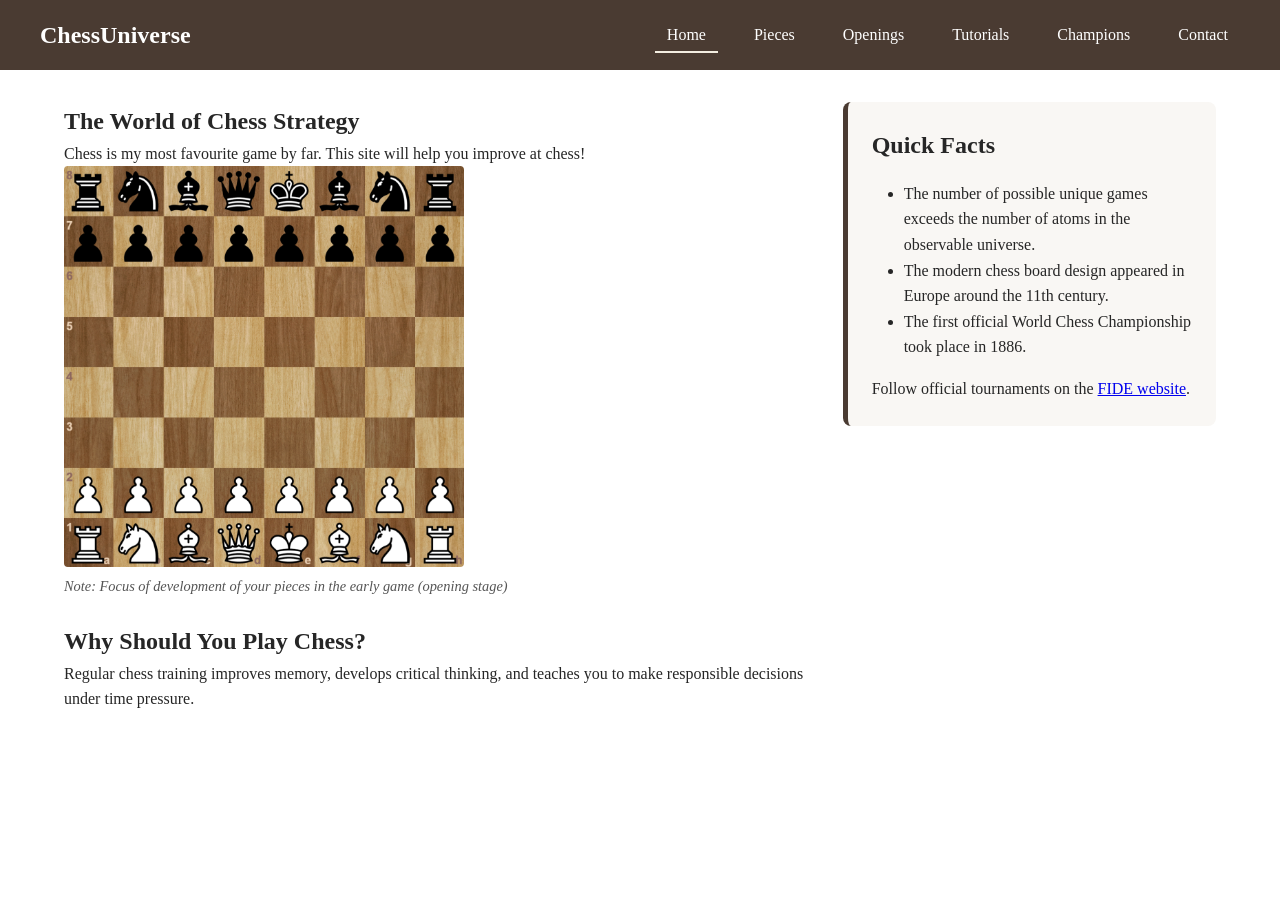
<file: index.html>
<!DOCTYPE html>
<html>
<head>
    <meta charset="UTF-8">
    <title>Chess Club | Home Page</title>
    <link rel="stylesheet" href="style.css">
</head>
<body>

    <header class="site-header">
        <nav class="nav-container" aria-label="Main navigation menu">
            <div class="logo"><a href="index.html">ChessUniverse</a></div>
            <ul class="nav-menu">
                <li><a href="index.html" class="active" aria-current="page">Home</a></li>
                <li><a href="pieces.html">Pieces</a></li>
                <li><a href="openings.html">Openings</a></li>
                <li><a href="tutorials.html">Tutorials</a></li>
                <li><a href="champions.html">Champions</a></li>
                <li><a href="contact.html">Contact</a></li>
            </ul>
        </nav>
    </header>

    <main class="main-container">
        <div class="grid-layout">
            <section aria-labelledby="welcome-heading">
                <h1 id="welcome-heading">The World of Chess Strategy</h1>
                <p>Chess is my most favourite game by far. This site will help you improve at chess!</p>
                
                <figure>
                    <img src="image1.png" alt="A chess board with wooden pieces in the middle of a game" class="web-image">
                    <figcaption class="img-caption">Note: Focus of development of your pieces in the early game (opening stage)</figcaption>
                </figure>

                <h2>Why Should You Play Chess?</h2>
                <p>Regular chess training improves memory, develops critical thinking, and teaches you to make responsible decisions under time pressure.</p>
            </section>

            <aside class="sidebar" aria-labelledby="sidebar-heading">
                <div class="card">
                    <h2 id="sidebar-heading">Quick Facts</h2>
                    <ul class="simple-list">
                        <li>The number of possible unique games exceeds the number of atoms in the observable universe.</li>
                        <li>The modern chess board design appeared in Europe around the 11th century.</li>
                        <li>The first official World Chess Championship took place in 1886.</li>
                    </ul>
                    <p>Follow official tournaments on the <a href="https://fide.com" target="_blank" rel="noopener noreferrer" aria-label="Official website of the International Chess Federation (opens in a new window)">FIDE website</a>.</p>
                </div>
            </aside>
        </div>
    </main>
</body>
</html>
</file>
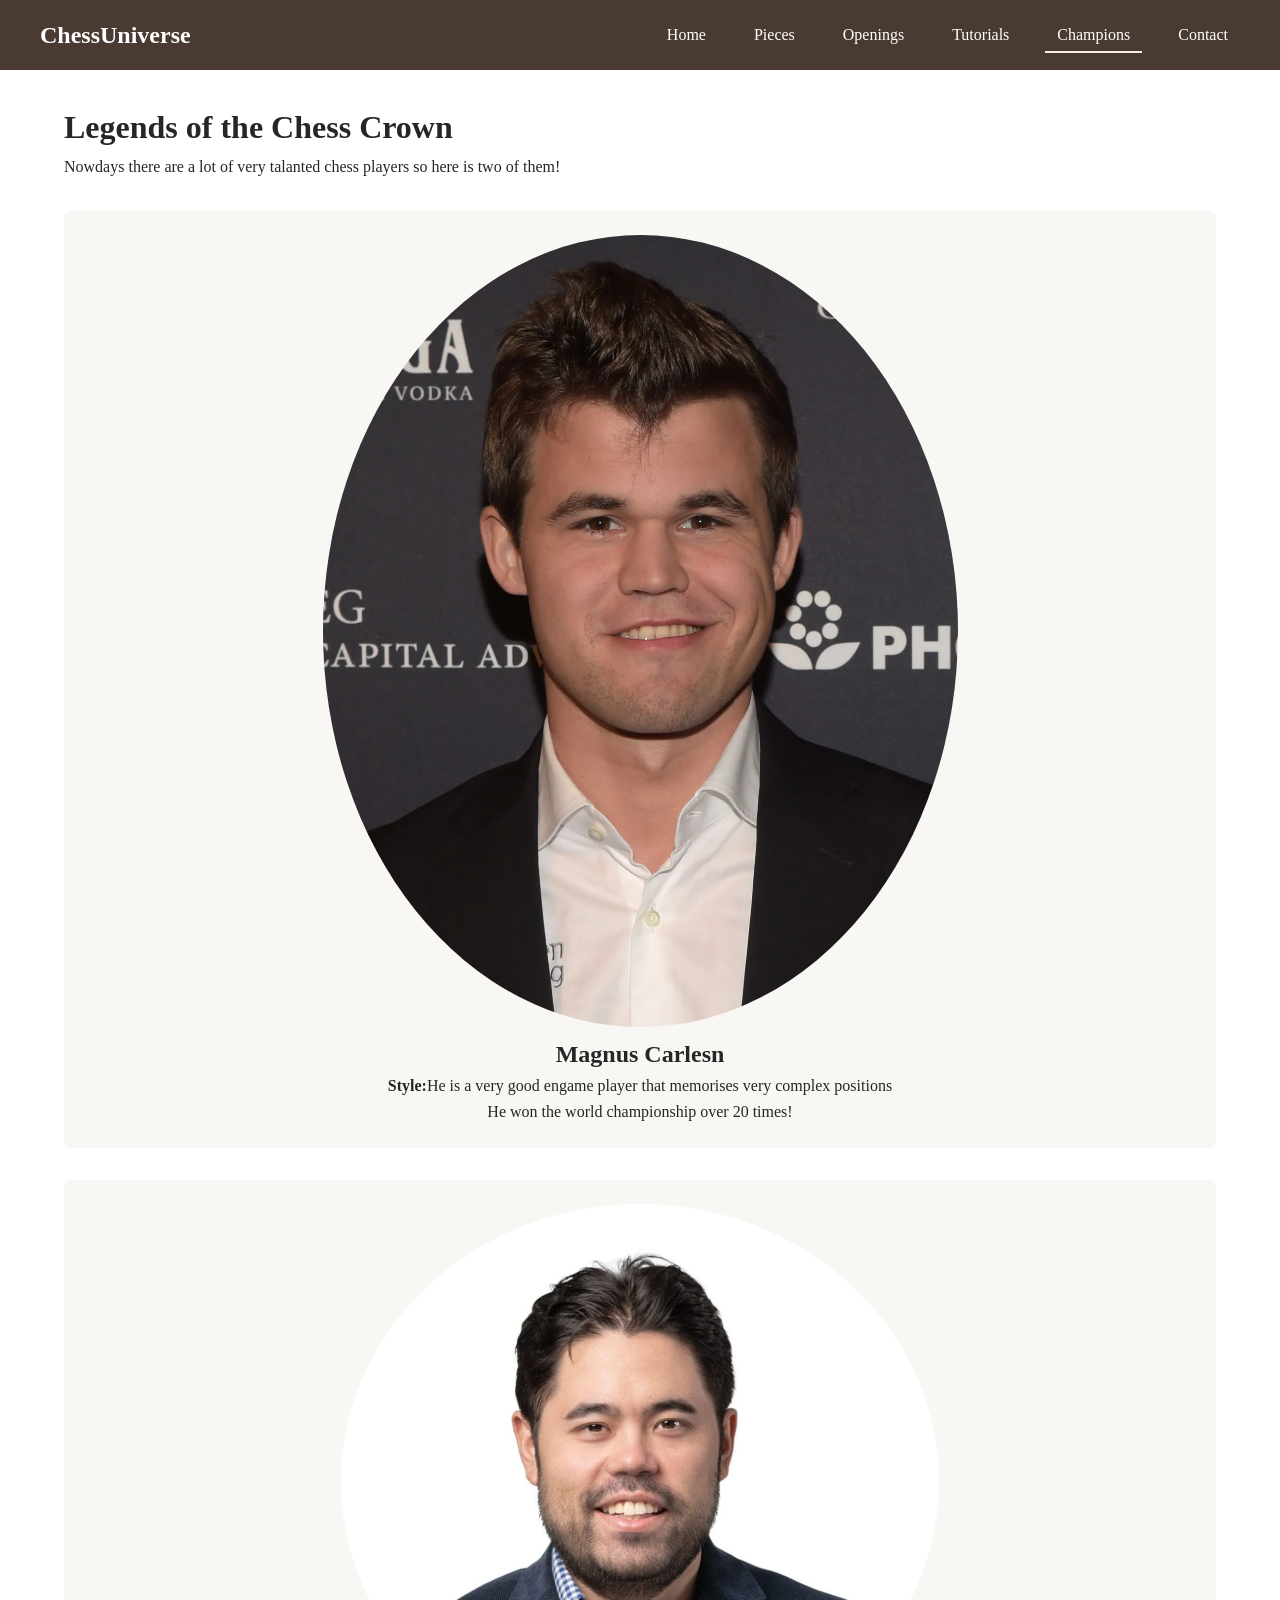
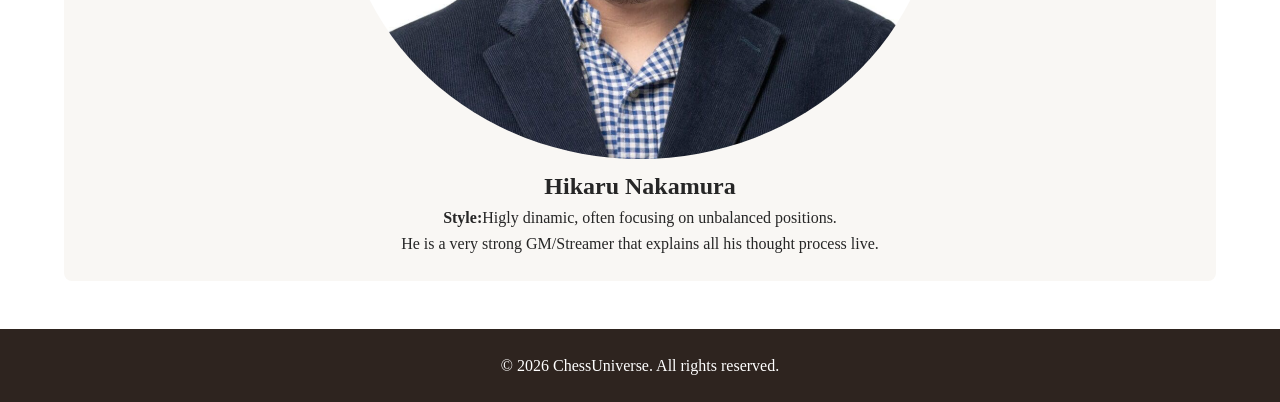
<file: champions.html>
<!DOCTYPE html>
<html>
<head>
    <meta charset="UTF-8">
    <title>World Champions | ChessUniverse</title>
    <link rel="stylesheet" href="style.css">
    <style>
        .team-flex {
            display: flex;
            gap: 2rem;
            flex-wrap: wrap;
            margin-top: 2rem;
        }
        .team-member {
            flex: 1 1 300px;
            background: var(--bg-gray);
            border-radius: 8px;
            padding: 1.5rem;
            text-align: center;
        }
    </style>
</head>
<body>

    <header class="site-header">
        <nav class="nav-container" aria-label="Main navigation menu">
            <div class="logo"><a href="index.html">ChessUniverse</a></div>
            <ul class="nav-menu">
                <li><a href="index.html">Home</a></li>
                <li><a href="pieces.html">Pieces</a></li>
                <li><a href="openings.html">Openings</a></li>
                <li><a href="tutorials.html">Tutorials</a></li>
                <li><a href="champions.html" class="active" aria-current="page">Champions</a></li>
                <li><a href="contact.html">Contact</a></li>
            </ul>
        </nav>
    </header>

    <main class="main-container">
        <h1>Legends of the Chess Crown</h1>
        <p>Nowdays there are a lot of very talanted chess players so here is two of them!</p>

        <div class="team-flex">
            <section class="team-member" aria-labelledby="champ1-name">
                <img src="image5.png" alt="Magnus Carlsen" style="border-radius: 50%;">
                <h2 id="champ1-name">Magnus Carlesn</h2>
                <p><strong>Style:</strong>He is a very good engame player that memorises very complex positions</p>
                <p>He won the world championship over 20 times!</p>
            </section>

            <section class="team-member" aria-labelledby="champ2-name">
                <img src="image6.png" alt="Hikaru Nakamura" style="border-radius: 50%;">
                <h2 id="champ2-name">Hikaru Nakamura</h2>
                <p><strong>Style:</strong>Higly dinamic, often focusing on unbalanced positions.</p>
                <p>He is a very strong GM/Streamer that explains all his thought process live.</p>
            </section>
        </div>
    </main>

    <footer class="site-footer">
        <p>&copy; 2026 ChessUniverse. All rights reserved.</p>
    </footer>

</body>
</html>
</file>
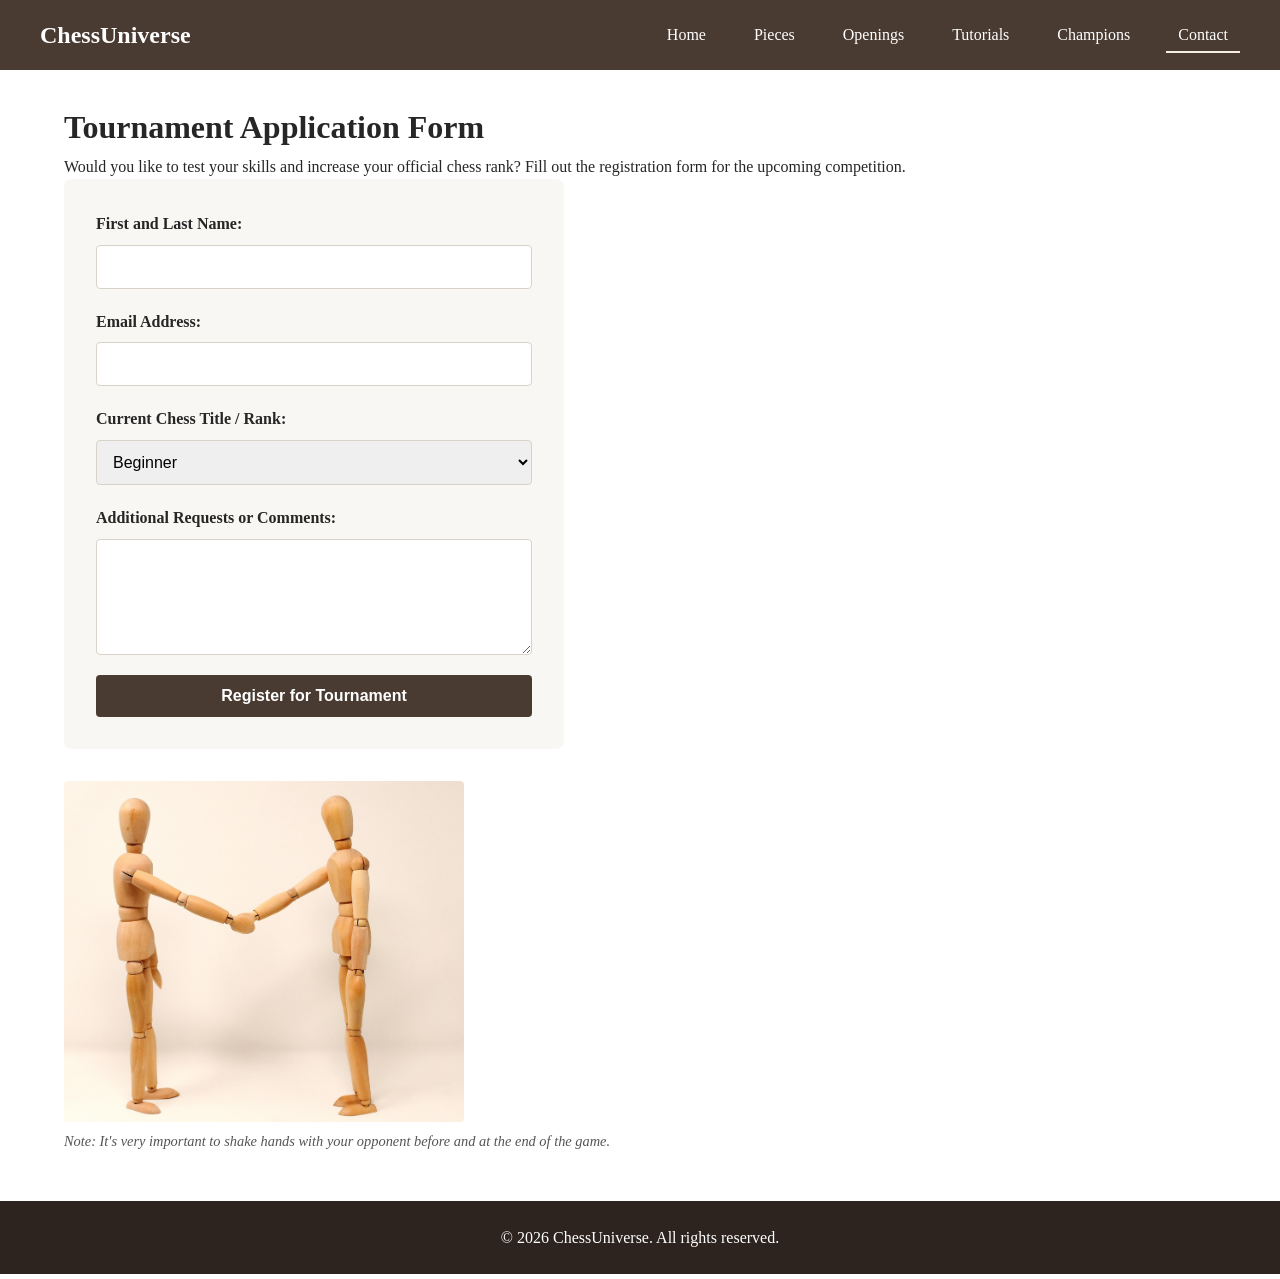
<file: contact.html>
<!DOCTYPE html>
<html>
<head>
    <meta charset="UTF-8">
    <title>Tournament Registration | ChessUniverse</title>
    <link rel="stylesheet" href="style.css">
</head>
<body>

    <header class="site-header">
        <nav class="nav-container" aria-label="Main navigation menu">
            <div class="logo"><a href="index.html">ChessUniverse</a></div>
            <ul class="nav-menu">
                <li><a href="index.html">Home</a></li>
                <li><a href="pieces.html">Pieces</a></li>
                <li><a href="openings.html">Openings</a></li>
                <li><a href="tutorials.html">Tutorials</a></li>
                <li><a href="champions.html">Champions</a></li>
                <li><a href="contact.html" class="active" aria-current="page">Contact</a></li>
            </ul>
        </nav>
    </header>

    <main class="main-container">
        <h1>Tournament Application Form</h1>
        <p>Would you like to test your skills and increase your official chess rank? Fill out the registration form for the upcoming competition.</p>

        <form action="#" method="post" class="accessible-form" aria-label="Player registration form">
            
            <div class="form-group">
                <label for="user-name" class="form-label">First and Last Name:</label>
                <input type="text" id="user-name" name="name" class="form-control" required autocomplete="name">
            </div>

            <div class="form-group">
                <label for="user-email" class="form-label">Email Address:</label>
                <input type="email" id="user-email" name="email" class="form-control" required autocomplete="email">
            </div>

            <div class="form-group">
                <label for="rank" class="form-label">Current Chess Title / Rank:</label>
                <select id="rank" name="rank" class="form-control">
                    <option value="none">Beginner</option>
                    <option value="3rd">Intermediate</option>
                    <option value="2nd">Advanced</option>
                    <option value="1st">Titled player</option>
                </select>
            </div>

            <div class="form-group">
                <label for="message" class="form-label">Additional Requests or Comments:</label>
                <textarea id="message" name="message" rows="5" class="form-control" required></textarea>
            </div>

            <button type="submit" class="submit-btn">Register for Tournament</button>
        </form>

        <figure style="margin-top: 2rem;">
            <img src="image7.png" class="web-image">
            <figcaption class="img-caption">Note: It's very important to shake hands with your opponent before and at the end of the game.</figcaption>
        </figure>
    </main>

    <footer class="site-footer">
        <p>&copy; 2026 ChessUniverse. All rights reserved.</p>
    </footer>

</body>
</html>
</file>
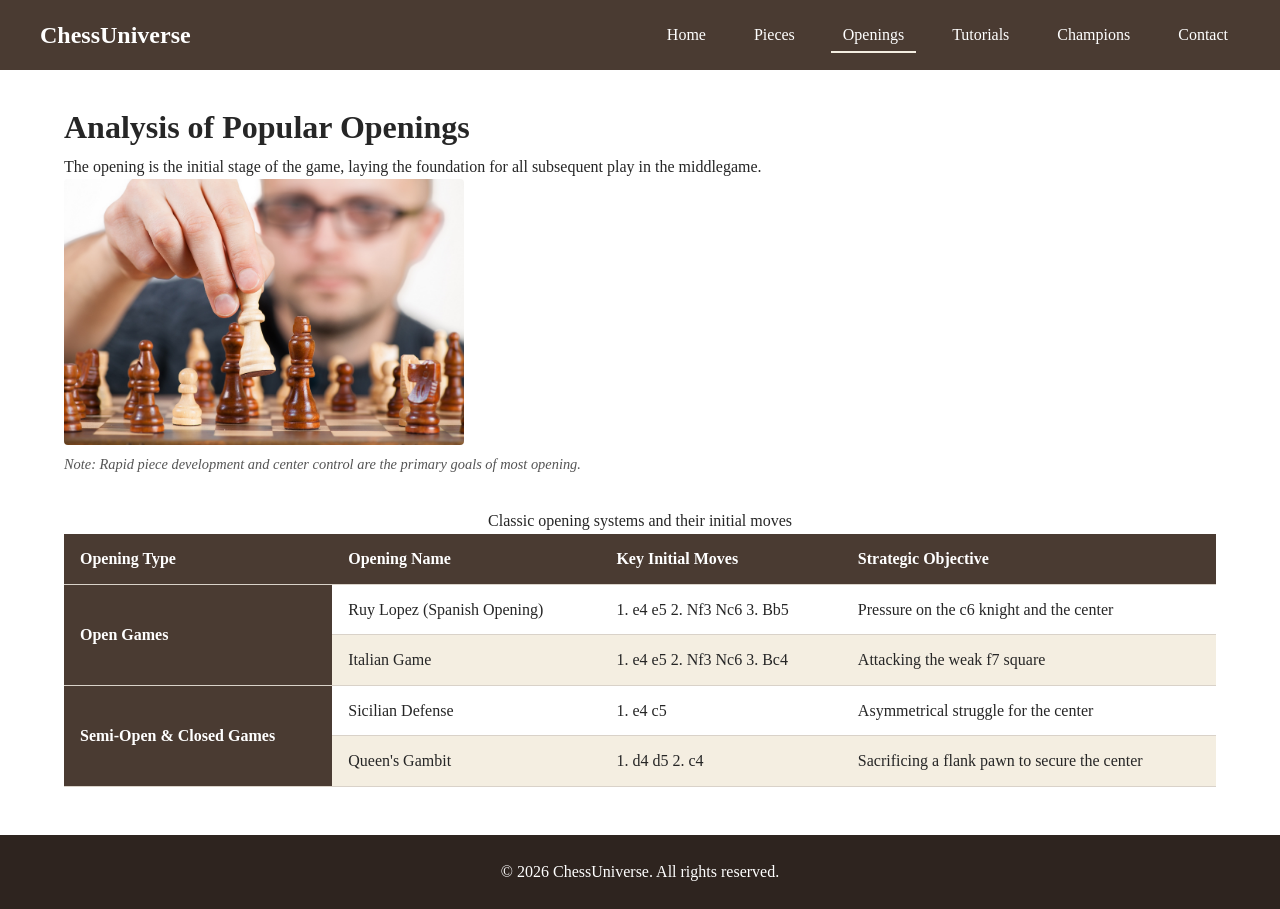
<file: openings.html>
<!DOCTYPE html>
<html>
<head>
    <meta charset="UTF-8">
    <title>Chess Openings | ChessUniverse</title>
    <link rel="stylesheet" href="style.css">
</head>
<body>

    <header class="site-header">
        <nav class="nav-container" aria-label="Main navigation menu">
            <div class="logo"><a href="index.html">ChessUniverse</a></div>
            <ul class="nav-menu">
                <li><a href="index.html">Home</a></li>
                <li><a href="pieces.html">Pieces</a></li>
                <li><a href="openings.html" class="active" aria-current="page">Openings</a></li>
                <li><a href="tutorials.html">Tutorials</a></li>
                <li><a href="champions.html">Champions</a></li>
                <li><a href="contact.html">Contact</a></li>
            </ul>
        </nav>
    </header>

    <main class="main-container">
        <h1>Analysis of Popular Openings</h1>
        <p>The opening is the initial stage of the game, laying the foundation for all subsequent play in the middlegame.</p>

        <figure>
            <img src="image3.jpg" class="web-image">
            <figcaption class="img-caption">Note: Rapid piece development and center control are the primary goals of most opening.</figcaption>
        </figure>

        <div class="table-container">
            <table class="custom-table">
                <caption>Classic opening systems and their initial moves</caption>
                <thead>
                    <tr>
                        <th scope="col">Opening Type</th>
                        <th scope="col">Opening Name</th>
                        <th scope="col">Key Initial Moves</th>
                        <th scope="col">Strategic Objective</th>
                    </tr>
                </thead>
                <tbody>
                    <tr>
                        <th scope="row" rowspan="2">Open Games</th>
                        <td>Ruy Lopez (Spanish Opening)</td>
                        <td>1. e4 e5 2. Nf3 Nc6 3. Bb5</td>
                        <td>Pressure on the c6 knight and the center</td>
                    </tr>
                    <tr>
                        <td>Italian Game</td>
                        <td>1. e4 e5 2. Nf3 Nc6 3. Bc4</td>
                        <td>Attacking the weak f7 square</td>
                    </tr>
                    <tr>
                        <th scope="row" rowspan="2">Semi-Open & Closed Games</th>
                        <td>Sicilian Defense</td>
                        <td>1. e4 c5</td>
                        <td>Asymmetrical struggle for the center</td>
                    </tr>
                    <tr>
                        <td>Queen's Gambit</td>
                        <td>1. d4 d5 2. c4</td>
                        <td>Sacrificing a flank pawn to secure the center</td>
                    </tr>
                </tbody>
            </table>
        </div>
    </main>

    <footer class="site-footer">
        <p>&copy; 2026 ChessUniverse. All rights reserved.</p>
    </footer>

</body>
</html>
</file>
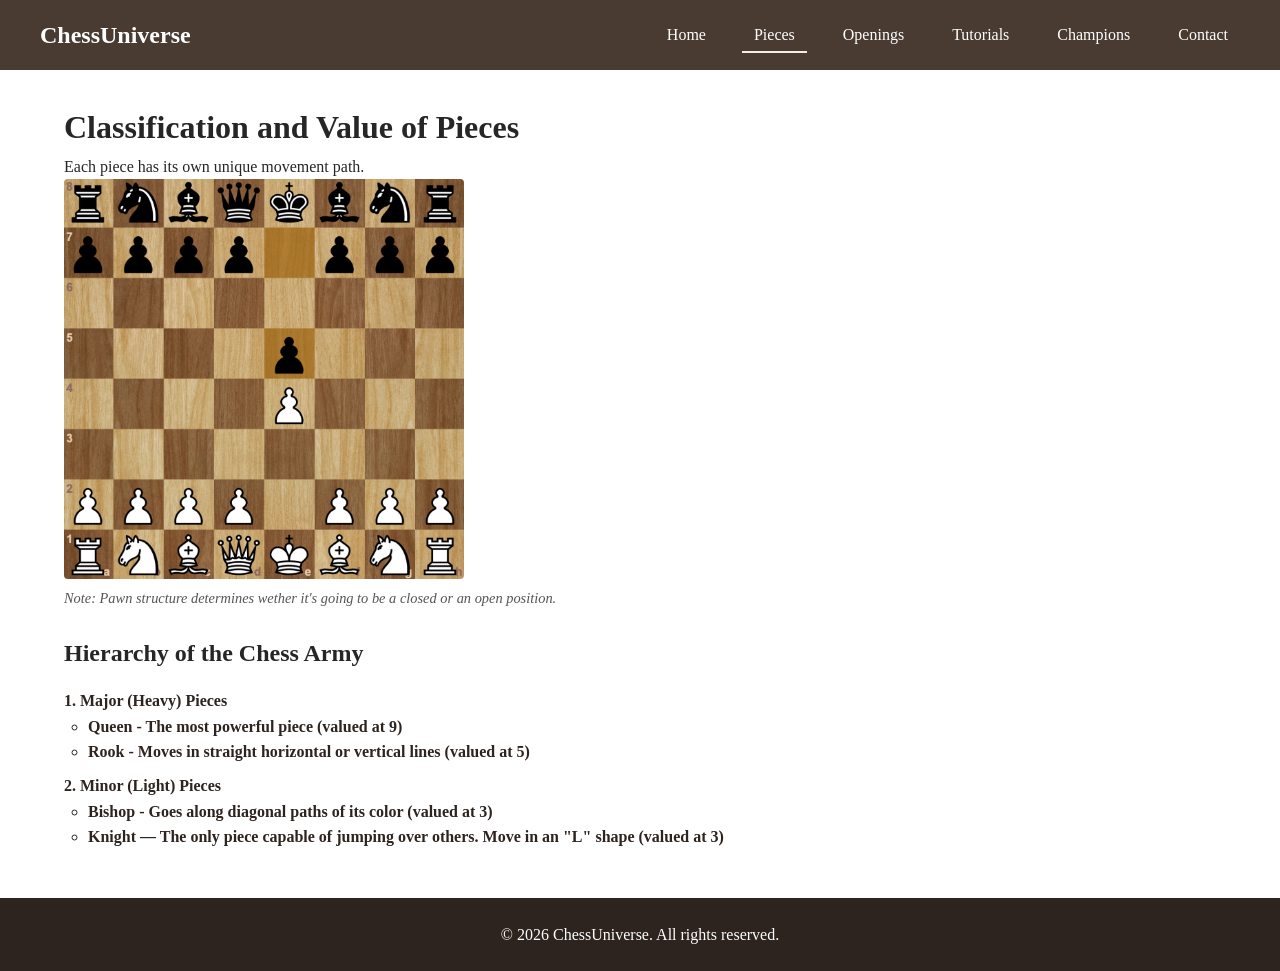
<file: pieces.html>
<!DOCTYPE html>
<html>
<head>
    <meta charset="UTF-8">
    <title>Chess Pieces | ChessUniverse</title>
    <link rel="stylesheet" href="style.css">
</head>
<body>

    <header class="site-header">
        <nav class="nav-container" aria-label="Main navigation menu">
            <div class="logo"><a href="index.html">ChessUniverse</a></div>
            <ul class="nav-menu">
                <li><a href="index.html">Home</a></li>
                <li><a href="pieces.html" class="active" aria-current="page">Pieces</a></li>
                <li><a href="openings.html">Openings</a></li>
                <li><a href="tutorials.html">Tutorials</a></li>
                <li><a href="champions.html">Champions</a></li>
                <li><a href="contact.html">Contact</a></li>
            </ul>
        </nav>
    </header>

    <main class="main-container">
        <h1>Classification and Value of Pieces</h1>
        <p>Each piece has its own unique movement path.</p>

        <figure>
            <img src="image2.png" alt="A white and a black pawn standing opposite each other" class="web-image">
            <figcaption class="img-caption">Note: Pawn structure determines wether it's going to be a closed or an open position. </figcaption>
        </figure>

        <h2>Hierarchy of the Chess Army</h2>
        <ul class="nested-list">
            <li class="list-category">1. Major (Heavy) Pieces
                <ul class="sub-list">
                    <li>Queen - The most powerful piece (valued at 9)</li>
                    <li>Rook - Moves in straight horizontal or vertical lines (valued at 5)</li>
                </ul>
            </li>
            <li class="list-category">2. Minor (Light) Pieces
                <ul class="sub-list">
                    <li>Bishop - Goes along diagonal paths of its color (valued at 3)</li>
                    <li>Knight — The only piece capable of jumping over others. Move in an "L" shape (valued at 3)</li>
                </ul>
            </li>
        </ul>
    </main>

    <footer class="site-footer">
        <p>&copy; 2026 ChessUniverse. All rights reserved.</p>
    </footer>

</body>
</html>
</file>
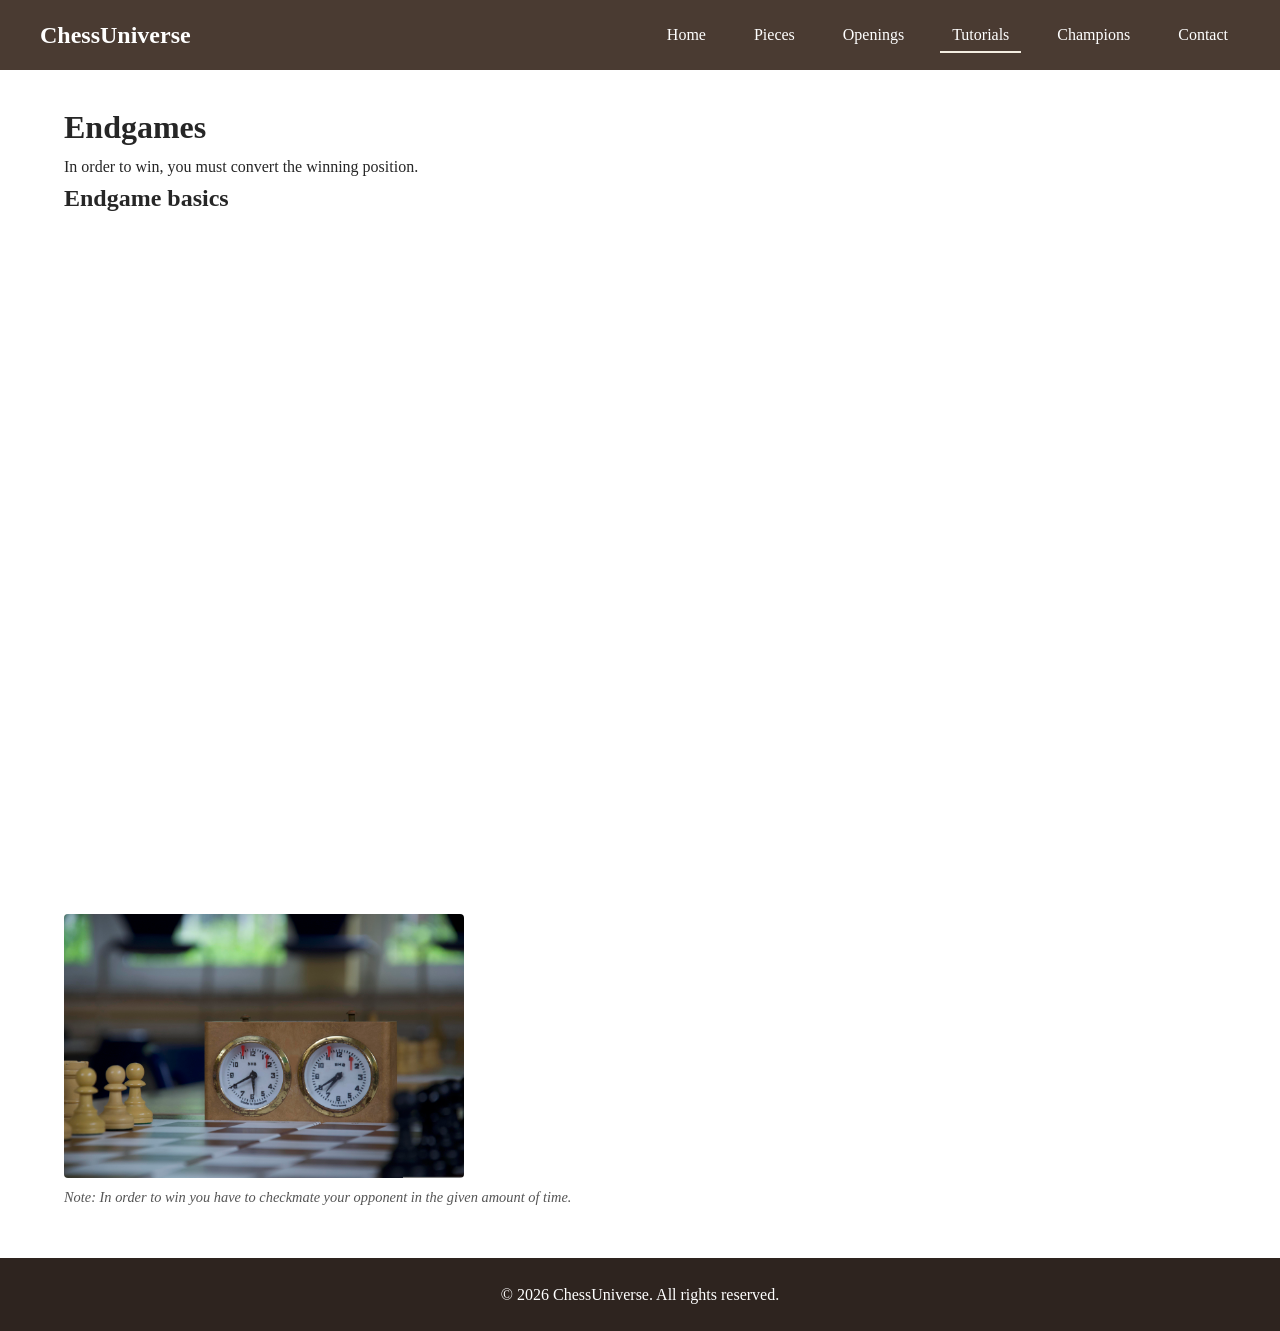
<file: tutorials.html>
<!DOCTYPE html>
<html>
<head>
    <meta charset="UTF-8">
    <title>Educational Videos | ChessUniverse</title>
    <link rel="stylesheet" href="style.css">
</head>
<body>

    <header class="site-header">
        <nav class="nav-container" aria-label="Main navigation menu">
            <div class="logo"><a href="index.html">ChessUniverse</a></div>
            <ul class="nav-menu">
                <li><a href="index.html">Home</a></li>
                <li><a href="pieces.html">Pieces</a></li>
                <li><a href="openings.html">Openings</a></li>
                <li><a href="tutorials.html" class="active" aria-current="page">Tutorials</a></li>
                <li><a href="champions.html">Champions</a></li>
                <li><a href="contact.html">Contact</a></li>
            </ul>
        </nav>
    </header>

    <main class="main-container">
        <h1>Endgames</h1>
        <p>In order to win, you must convert the winning position.</p>

        <h2>Endgame basics</h2>
        <div class="video-wrapper">
            <iframe width="560" height="315" src="https://www.youtube.com/embed/mCsc24k-Q8M?si=U6oqHvl1mmAn8bcm" title="YouTube video player" frameborder="0" allow="accelerometer; autoplay; clipboard-write; encrypted-media; gyroscope; picture-in-picture; web-share" referrerpolicy="strict-origin-when-cross-origin" allowfullscreen></iframe>
        </div>
        <figure>
            <img src="image4.jpg" class="web-image">
            <figcaption class="img-caption">Note: In order to win you have to checkmate your opponent in the given amount of time.</figcaption>
        </figure>
    </main>

    <footer class="site-footer">
        <p>&copy; 2026 ChessUniverse. All rights reserved.</p>
    </footer>

</body>
</html>
</file>
<file: style.css>
:root {
    --primary-color: #4a3b32;
    --primary-dark: #2e241f;
    --secondary-color: #f4eee1;
    --text-color: #262626;
    --bg-light: #ffffff;
    --bg-gray: #f9f7f4;
    --border-color: #d9d2c9;
    --focus-outline: #d29631;
}

* {
    box-sizing: border-box;
    margin: 0;
    padding: 0;
}

body {
    font-family: Georgia, serif;
    line-height: 1.6;
    color: var(--text-color);
    background-color: var(--bg-light);
}

a:focus, button:focus, input:focus, select:focus, textarea:focus {
    outline: 3px solid var(--focus-outline);
    outline-offset: 2px;
}

.visually-hidden {
    position: absolute;
    width: 1px;
    height: 1px;
    padding: 0;
    margin: -1px;
    overflow: hidden;
    clip: rect(0, 0, 0, 0);
    border: 0;
}

.site-header {
    background-color: var(--primary-color);
    padding: 1rem 2rem;
}

.nav-container {
    display: flex;
    justify-content: space-between;
    align-items: center;
    max-width: 1200px;
    margin: 0 auto;
    flex-wrap: wrap;
}

.logo a {
    color: white;
    font-size: 1.5rem;
    font-weight: bold;
    text-decoration: none;
}

.nav-menu {
    display: flex;
    list-style: none;
    gap: 1.5rem;
}

.nav-menu a {
    color: white;
    text-decoration: none;
    font-weight: 500;
    padding: 0.5rem 0.75rem;
    border-bottom: 2px solid transparent;
    transition: border-bottom 0.3s ease;
}

.nav-menu a:hover, .nav-menu a.active {
    border-bottom: 2px solid var(--secondary-color);
}

.main-container {
    max-width: 1200px;
    margin: 2rem auto;
    padding: 0 1.5rem;
}

.grid-layout {
    display: grid;
    grid-template-columns: 2fr 1fr;
    gap: 2rem;
}

@media (max-width: 768px) {
    .grid-layout {
        grid-template-columns: 1fr;
    }
    .nav-container {
        flex-direction: column;
        gap: 1rem;
    }
}

.card {
    background-color: var(--bg-gray);
    padding: 1.5rem;
    border-radius: 8px;
    margin-bottom: 1.5rem;
    border-left: 5px solid var(--primary-color);
}

.simple-list {
    margin: 1rem 0 1rem 2rem;
}

.nested-list {
    list-style: none;
    margin: 1rem 0;
}

.list-category {
    font-weight: bold;
    color: var(--primary-dark);
    margin-top: 0.5rem;
}

.sub-list {
    margin-left: 1.5rem;
    list-style-type: circle;
}

.web-image {
    max-width: 400px;
    height: auto;
    border-radius: 4px;
    display: block;
}

.img-caption {
    font-size: 0.9rem;
    color: #555;
    margin-top: 0.5rem;
    font-style: italic;
    margin-bottom: 1.5rem;
}

.table-container {
    overflow-x: auto;
    margin: 2rem 0;
}

.custom-table {
    width: 100%;
    border-collapse: collapse;
    min-width: 500px;
}

.custom-table th, .custom-table td {
    padding: 0.75rem 1rem;
    text-align: left;
    border-bottom: 1px solid var(--border-color);
}

.custom-table th {
    background-color: var(--primary-color);
    color: white;
}

.custom-table tr:nth-child(even) {
    background-color: var(--secondary-color);
}

.accessible-form {
    display: flex;
    flex-direction: column;
    gap: 1.25rem;
    max-width: 500px;
    background: var(--bg-gray);
    padding: 2rem;
    border-radius: 8px;
}

.form-group {
    display: flex;
    flex-direction: column;
    gap: 0.5rem;
}

.form-label {
    font-weight: 600;
}

.form-control {
    padding: 0.75rem;
    border: 1px solid var(--border-color);
    border-radius: 4px;
    font-size: 1rem;
}

.submit-btn {
    background-color: var(--primary-color);
    color: white;
    padding: 0.75rem;
    border: none;
    border-radius: 4px;
    font-size: 1rem;
    cursor: pointer;
    font-weight: bold;
    transition: background 0.2s;
}

.submit-btn:hover {
    background-color: var(--primary-dark);
}

.video-wrapper {
    position: relative;
    padding-bottom: 56.25%;
    height: 0;
    overflow: hidden;
    margin: 1.5rem 0;
}

.video-wrapper iframe, .video-wrapper video {
    position: absolute;
    top: 0;
    left: 0;
    width: 100%;
    height: 100%;
    border: 0;
}

.site-footer {
    background-color: var(--primary-dark);
    color: white;
    text-align: center;
    padding: 1.5rem;
    margin-top: 3rem;
}
</file>
